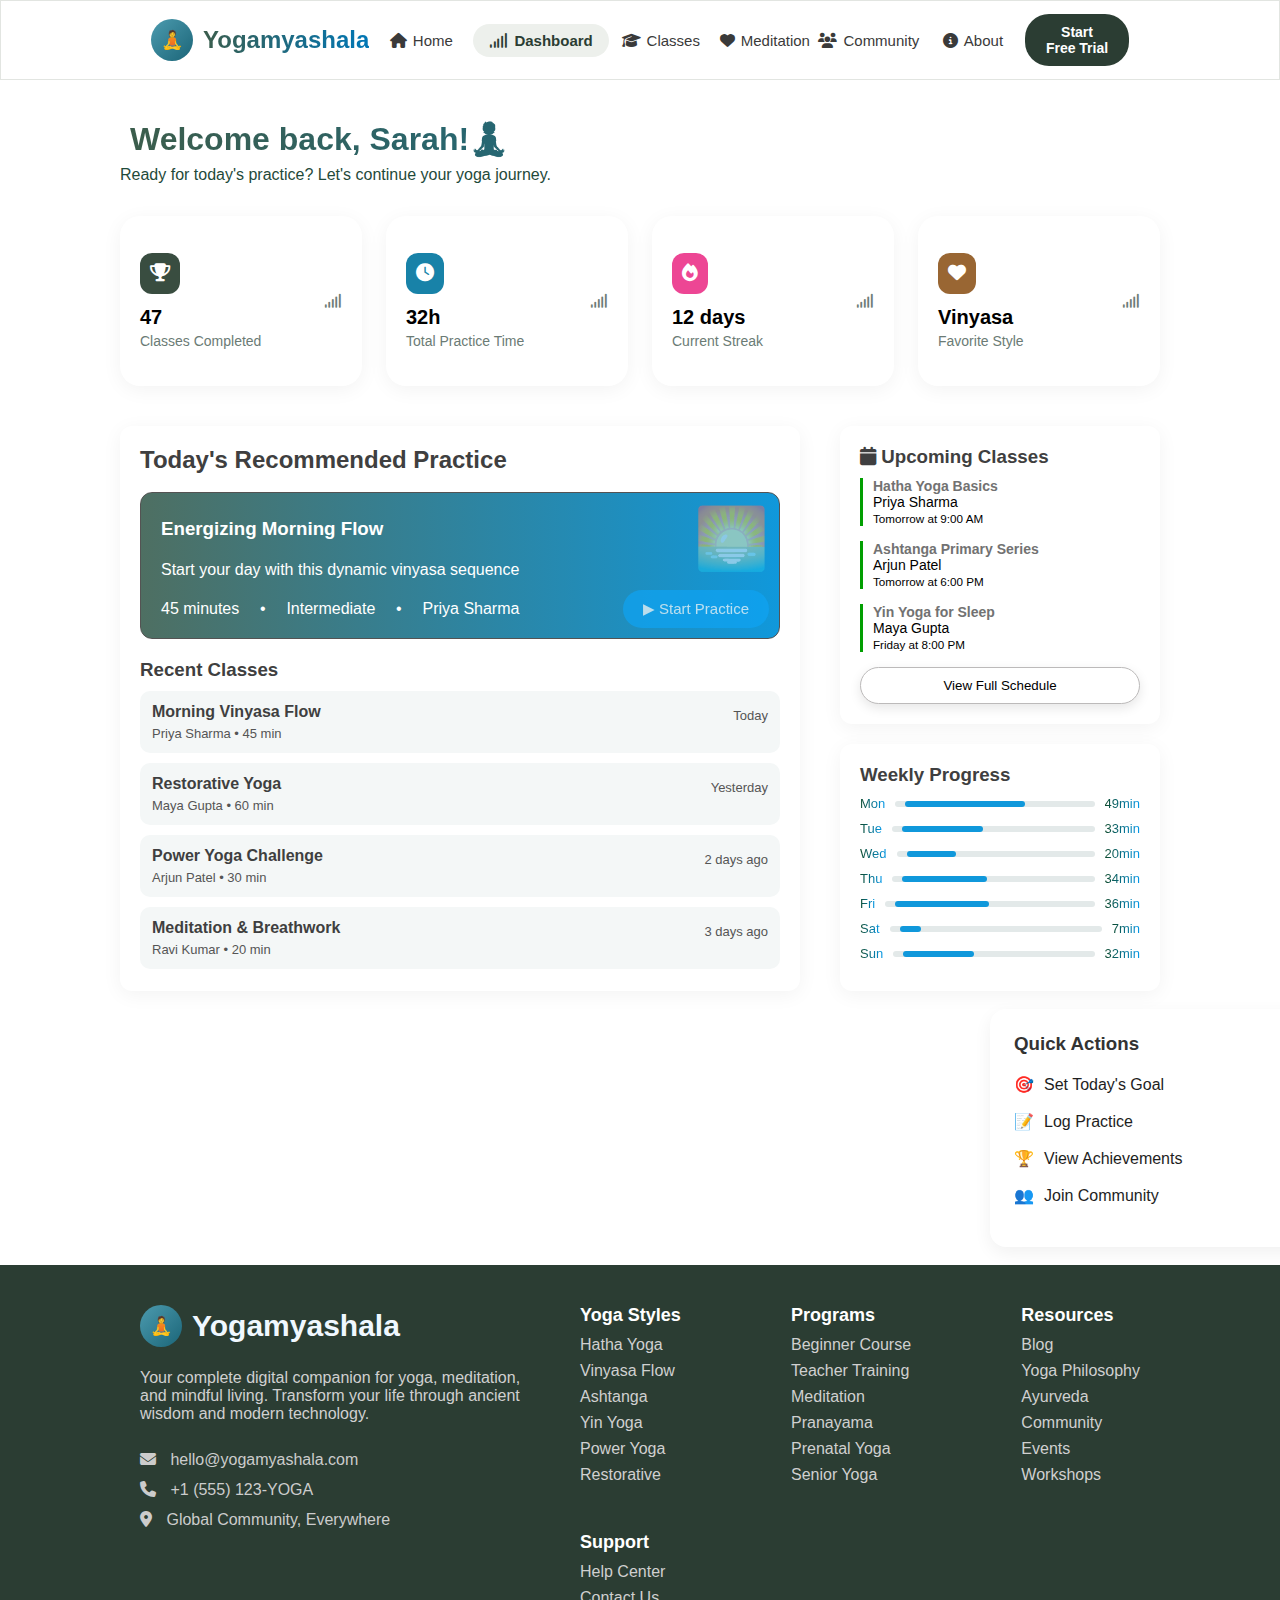
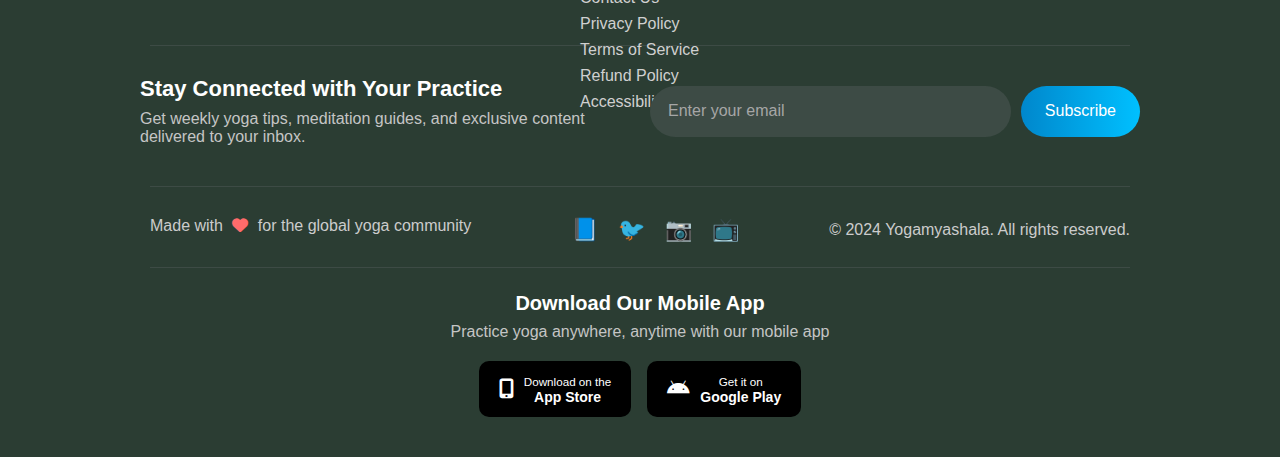
<file: Frontend/index.html>
<!DOCTYPE html>
<html lang="en">
<head>
  <meta charset="UTF-8">
  <meta name="viewport" content="width=device-width, initial-scale=1.0">
  <title>Yogamyashala - Transform Your Body</title>
  <link rel="stylesheet" href="style.css">
  <link
    rel="stylesheet"
    href="https://cdnjs.cloudflare.com/ajax/libs/font-awesome/6.4.0/css/all.min.css"
    crossorigin="anonymous"
    referrerpolicy="no-referrer"/>

</head>
<body>

    <!--Navbar-->
    <div class="headmk">
        <nav class="navbarmk">
            <div class="nav-itemmk logomk">
                <div class="logo-iconmk">🧘</div>
                <h1 class="mainlogomk">Yogamyashala</h1>
            </div>

            <div class="nav-itemmk"><a href="#"><i class="fa-solid fa-house"></i> Home</a></div>
            <div class="nav-itemmk activemk"><a href="#"><i class="fa-solid fa-signal"></i></i> Dashboard</a></div>
            <div class="nav-itemmk"><a href="#"><i class="fas fa-graduation-cap"></i> Classes</a></div>
            <div class="nav-itemmk"><a href="./meditation.html"><i class="fas fa-heart"></i> Meditation</a></div>
            <div class="nav-itemmk"><a href="#"><i class="fas fa-users"></i> Community</a></div>
            <div class="nav-itemmk"><a href="#"><i class="fas fa-info-circle"></i> About</a></div>

            <div class="nav-itemmk trial-btnmk">
                <button>Start Free Trial</button>
            </div>
        </nav>
    </div>

    <!--Welcome-->
    <section class="welcome-sectionmk">
        <div class="welcome-textmk">
            <h1>Welcome back, Sarah!🧘</h1>
            <p>Ready for today's practice? Let's continue your yoga journey.</p>
        </div>

        <div class="stats-containermk">
            <div class="stat-cardmk">
                <div class="leftmk">
                    <div class="icon-boxmk darkmk"><i class="fas fa-trophy"></i></div>
                    <h2>47</h2>
                    <p>Classes Completed</p>
                </div>
                <div class="rightmk">
                    <i class="fas fa-signal"></i>
                </div>
            </div>

            <div class="stat-cardmk">
                <div class="leftmk">
                    <div class="icon-boxmk bluemk"><i class="fas fa-clock"></i></div>
                    <h2>32h</h2>
                    <p>Total Practice Time</p>
                </div>
                <div class="rightmk">
                    <i class="fas fa-signal"></i>
                </div>
            </div>

            <div class="stat-cardmk">
                <div class="leftmk">
                    <div class="icon-boxmk pinkmk"><i class="fas fa-fire"></i></div>
                    <h2>12 days</h2>
                    <p>Current Streak</p>
                </div>
                <div class="rightmk">
                    <i class="fas fa-signal"></i>
                </div>
            </div>

            <div class="stat-cardmk">
                <div class="leftmk">
                    <div class="icon-boxmk brownmk"><i class="fas fa-heart"></i></div>
                    <h2>Vinyasa</h2>
                    <p>Favorite Style</p>
                </div>
                <div class="rightmk">
                    <i class="fas fa-signal"></i>
                </div>
            </div>
        </div>

    </section>


    <!--Recommended Section -->

    <div class="main-containermk">
    
        <div class="left-sectionmk">
            <h2>Today's Recommended Practice</h2>
            <br>
            <div class="recommended-cardmk">
                <div class="textmk">
                    <h3>Energizing Morning Flow</h3>
                    <p>Start your day with this dynamic vinyasa sequence</p>
                    <div class="spannmk">
                        
                        <span>45 minutes</span> 
                        <span>•</span>
                        <span>Intermediate</span>
                        <span> •</span> 
                        <span>Priya Sharma</span>

                    </div>
                </div>
                <div>
                    <span style="position: absolute; right: 10px; top: 10px; font-size: 60px; opacity: 0.5;">🌅</span>
                    <button>▶ Start Practice</button>
                </div>
            </div>

            <h3 style="color: #3f3f40;">Recent Classes</h3>
            <div class="class-listmk">
                <div class="class-itemmk">
                    <div>
                        <strong style="color: #3f3f40;">Morning Vinyasa Flow</strong>
                        <p>Priya Sharma • 45 min</p>
                    </div>
                    <span><p>Today<p></span>
                </div>
                <div class="class-itemmk">
                    <div>
                        <strong style="color: #3f3f40;">Restorative Yoga</strong>
                        <p>Maya Gupta • 60 min</p>
                    </div>
                    <span><p>Yesterday</p></span>
                </div>
                <div class="class-itemmk">
                    <div>
                        <strong style="color: #3f3f40;">Power Yoga Challenge</strong>
                        <p>Arjun Patel • 30 min</p>
                    </div>
                    <span><p>2 days ago</p></span>
                </div>
                <div class="class-itemmk">
                    <div>
                        <strong style="color: #3f3f40;">Meditation & Breathwork</strong>
                        <p>Ravi Kumar • 20 min</p>
                    </div>
                    <span><p>3 days ago</p></span>
                </div>
            </div>
        </div>

        <div class="right-sectionmk">
            <div class="upcomingmk">
                <h3 style="color: #3f3f40;"><i class="fa-solid fa-calendar"></i> Upcoming Classes</h3>
                <ul class="timingsmk">
                    <li class="green-bordermk">
                        <strong  style="color: #727272;">Hatha Yoga Basics</strong><br/>
                        Priya Sharma<br/>
                        <small>Tomorrow at 9:00 AM</small>
                    </li>
                    <li class="green-bordermk">
                        <strong style="color: #727272;">Ashtanga Primary Series</strong><br/>
                        Arjun Patel<br/>
                        <small>Tomorrow at 6:00 PM</small>
                    </li>
                    <li class="green-bordermk">
                        <strong style="color: #727272;">Yin Yoga for Sleep</strong><br/>
                        Maya Gupta<br/>
                        <small>Friday at 8:00 PM</small>
                    </li>
                </ul>
                <button>View Full Schedule</button>
            </div>

            <div class="progressmk">
                <h3 style="margin-bottom: 10px; color: #3f3f40;">Weekly Progress</h3>
                <div class="progress-itemmk"><span>Mon</span><div><div style="width: 60%"></div></div><span>49min</span></div>
                <div class="progress-itemmk"><span>Tue</span><div><div style="width: 40%"></div></div><span>33min</span></div>
                <div class="progress-itemmk"><span>Wed</span><div><div style="width: 25%"></div></div><span>20min</span></div>
                <div class="progress-itemmk"><span>Thu</span><div><div style="width: 42%"></div></div><span>34min</span></div>
                <div class="progress-itemmk"><span>Fri</span><div><div style="width: 45%"></div></div><span>36min</span></div>
                <div class="progress-itemmk"><span>Sat</span><div><div style="width: 10%"></div></div><span>7min</span></div>
                <div class="progress-itemmk"><span>Sun</span><div><div style="width: 35%"></div></div><span>32min</span></div>
            </div>


        </div>
    </div>
    <br>
    <div class="quick-actions-cardmk">
        <h3>Quick Actions</h3>
        <ul class="quick-actions-listmk">
            <li>🎯 <span>Set Today's Goal</span></li>
            <li>📝 <span>Log Practice</span></li>
            <li>🏆 <span>View Achievements</span></li>
            <li>👥 <span>Join Community</span></li>
        </ul>
    </div>
    <br>

    

    <!--Footer -->

    <footer class="footermk">
        <div class="footer-topmk">
            <div class="footer-brandmk">
                <div class="logomk">
                    <div class="logo-iconmk">🧘</div>
                    <h2 style="color: aliceblue;">Yogamyashala</h2>
                </div>
                <div>
                    <p style="font-size: 16px;">Your complete digital companion for yoga, meditation, and mindful living. Transform your life through ancient wisdom and modern technology.</p>
                </div>
                <div class="contactmk">
                    <div>
                        <p><i class="fas fa-envelope"></i> hello@yogamyashala.com</p>
                    </div>
                    <div>
                        <p><i class="fas fa-phone"></i> +1 (555) 123-YOGA</p>
                    </div>
                    <div>
                        <p><i class="fas fa-map-marker-alt"></i> Global Community, Everywhere</p>
                    </div>
                </div>
            </div>

            <div class="footer-linksmk">
                <div>
                    <h4>Yoga Styles</h4>
                    <ul>
                        <li><a href="#">Hatha Yoga</a></li>
                        <li><a href="#">Vinyasa Flow</a></li>
                        <li><a href="#">Ashtanga</a></li>
                        <li><a href="#">Yin Yoga</a></li>
                        <li><a href="#">Power Yoga</a></li>
                        <li><a href="#">Restorative</a></li>
                    </ul>
                </div>
                <div>
                    <h4>Programs</h4>
                    <ul>
                        <li><a href="#">Beginner Course</a></li>
                        <li><a href="#">Teacher Training</a></li>
                        <li><a href="#">Meditation</a></li>
                        <li><a href="#">Pranayama</a></li>
                        <li><a href="#">Prenatal Yoga</a></li>
                        <li><a href="#">Senior Yoga</a></li>
                    </ul>
                </div>
                <div>
                    <h4>Resources</h4>
                    <ul>
                        <li><a href="#">Blog</a></li>
                        <li><a href="#">Yoga Philosophy</a></li>
                        <li><a href="#">Ayurveda</a></li>
                        <li><a href="#">Community</a></li>
                        <li><a href="#">Events</a></li>
                        <li><a href="#">Workshops</a></li>
                    </ul>
                </div>
                <div>
                    <h4>Support</h4>
                    <ul>
                        <li><a href="#">Help Center</a></li>
                        <li><a href="#">Contact Us</a></li>
                        <li><a href="#">Privacy Policy</a></li>
                        <li><a href="#">Terms of Service</a></li>
                        <li><a href="#">Refund Policy</a></li>
                        <li><a href="#">Accessibility</a></li>
                    </ul>
                </div>
            </div>
        </div>

        <hr />

        <div class="footer-bottommk">
            <div class="subscribe-textmk" style="width: 49%;">
                <h1>Stay Connected with Your Practice</h1>
                <p>Get weekly yoga tips, meditation guides, and exclusive content delivered to your inbox.</p>
            </div>
            <div style="width: 49%;">
                <form class="subscribe-formmk">
                    <input type="email" placeholder="Enter your email" />
                    <button type="submit">Subscribe</button>
                </form>
            </div>
        </div>

        <hr />

        <div class="footer-basemk">

            <div class="footer-notemk">
                <div style="max-width: 33%;">
                    <p>Made with <i class="fas fa-heart heart-iconmk"></i> for the global yoga community</p>
                </div>
                <div class="emojimk">
                    <div class="bookmk">📘</div> 
                    <div class="chickmk">🐦</div> 
                    <div class="cammk">📷</div> 
                    <div class="tvmk">📺</div>
                </div>
                <div>
                    <p class="copyrightmk">© 2024 Yogamyashala. All rights reserved.</p>
                </div>
            </div>

            <hr />

            <div class="app-download-sectionmk">
                <h3>Download Our Mobile App</h3>
                <p>Practice yoga anywhere, anytime with our mobile app</p>
                <div class="store-buttonsmk">
                    <a href="#" class="app-store-btnmk">
                        <i class="fas fa-mobile-alt"></i>
                        <div>
                            <small>Download on the</small><br />
                            <strong>App Store</strong>
                        </div>
                    </a>
                    <a href="#" class="google-play-btnmk">
                        <i class="fab fa-android"></i>
                        <div>
                            <small>Get it on</small><br />
                            <strong>Google Play</strong>
                        </div>
                    </a>
                </div>
            </div>
        </div>

    </footer>


    </body>
</html>
</file>
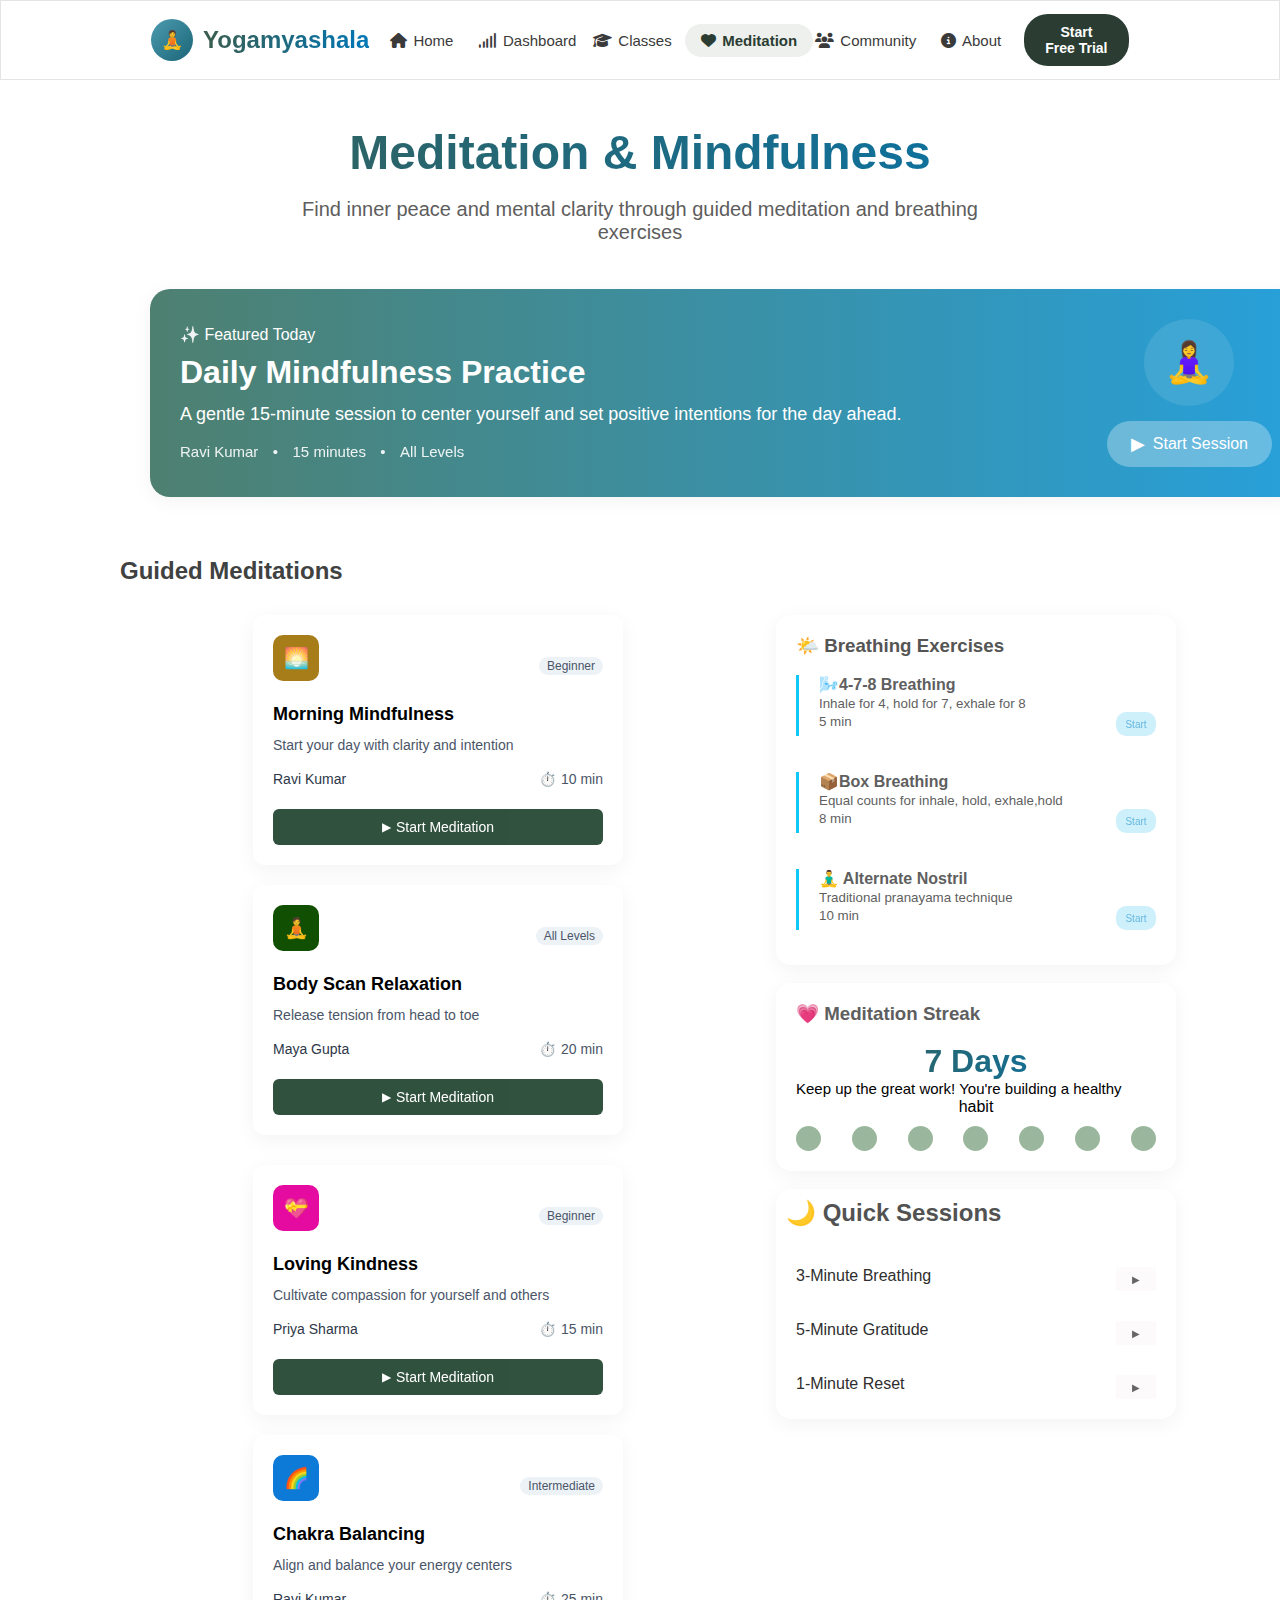
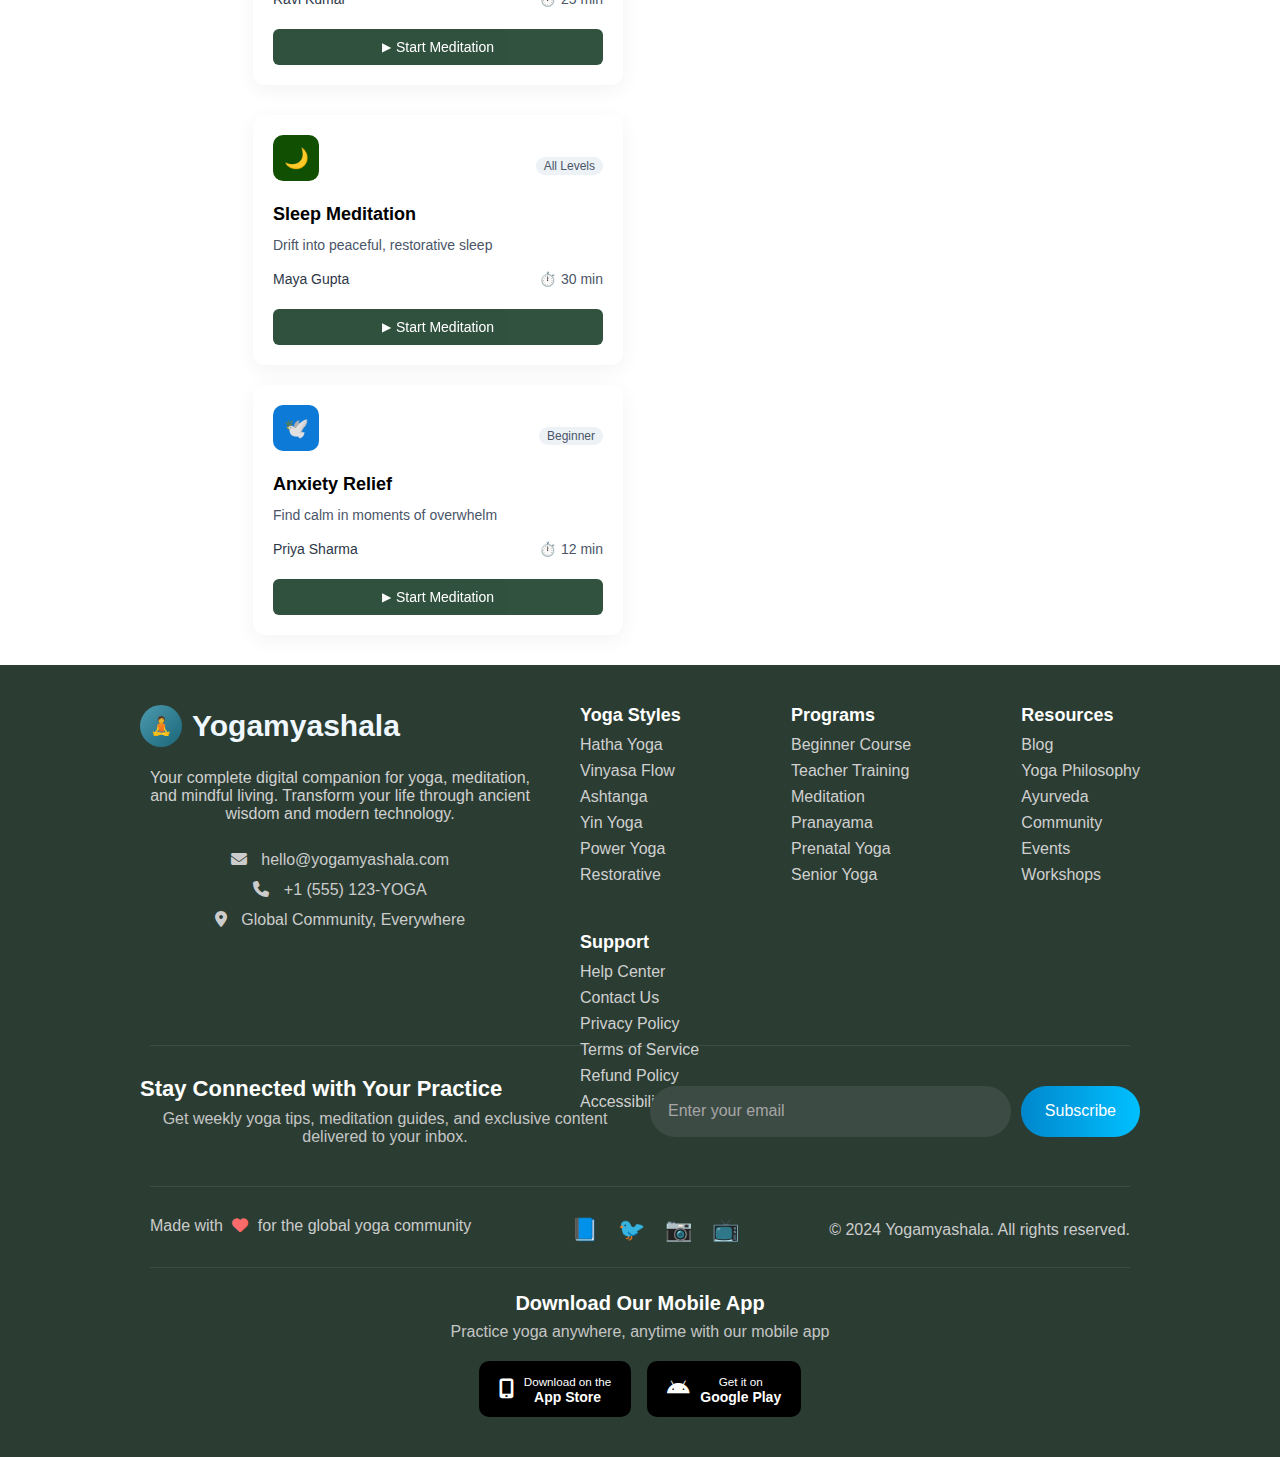
<file: Frontend/meditation.html>
<!DOCTYPE html>
<html lang="en">
<head>
  <meta charset="UTF-8">
  <meta name="viewport" content="width=device-width, initial-scale=1.0">
  <title>Meditation - Transform Your Body</title>
  <link rel="stylesheet" href="meditation.css">
  <link
    rel="stylesheet"
    href="https://cdnjs.cloudflare.com/ajax/libs/font-awesome/6.4.0/css/all.min.css"
    crossorigin="anonymous"
    referrerpolicy="no-referrer"/>

</head>
<body>

    <!--Navbar section-->
    <div class="headmk">
        <nav class="navbarmk">
            <div class="nav-itemmk logomk">
                <div class="logo-iconmk">🧘</div>
                <h1 class="mainlogomk">Yogamyashala</h1>
            </div>

            <div class="nav-itemmk"><a href="#"><i class="fa-solid fa-house"></i> Home</a></div>
            <div class="nav-itemmk"><a href="./index.html"><i class="fa-solid fa-signal"></i></i> Dashboard</a></div>
            <div class="nav-itemmk"><a href="#"><i class="fas fa-graduation-cap"></i> Classes</a></div>
            <div class="nav-itemmk activemk"><a href="#"><i class="fas fa-heart"></i> Meditation</a></div>
            <div class="nav-itemmk"><a href="#"><i class="fas fa-users"></i> Community</a></div>
            <div class="nav-itemmk"><a href="#"><i class="fas fa-info-circle"></i> About</a></div>

            <div class="nav-itemmk trial-btnmk">
                <button>Start Free Trial</button>
            </div>
        </nav>
    </div>

    <!--Welcome section-->

    <div class="welcome-textmk">
        <h1>Meditation & Mindfulness</h1>
        <br>
        <p>Find inner peace and mental clarity through guided meditation and breathing</p>
        <p>exercises</p>
    </div>

    <div class="cardmk">
        <div class="card-contentmk">
            <div class="featuredmk">
                <span class="sparclemk">✨</span> Featured Today
            </div>
            <h2>Daily Mindfulness Practice</h2>
            <p class="descriptionnmk">A gentle 15-minute session to center yourself and set positive intentions for the day ahead.</p>
            <div class="detailsmk">
                <span>Ravi Kumar</span>
                <span>•</span>
                <span>15 minutes</span>
                <span>•</span>
                <span>All Levels</span>
            </div>
        </div>
        <div class="sessionmk">
            <div class="emojiimk">🧘‍♀️</div>
            <button class="startt-btnmk"> <span class="play-iconmk">▶</span> Start Session </button>
        </div>
    </div>


    <!--Main Section-->

    <div class="dashboardmk">
        <h2>Guided Meditations</h2>

        <div class="dashboard1mk">

            <div class="gridmk">
                <div class="rowmk">
                    <div class="carrdmk">
                        
                            <div class="headermk">
                                <div class="icon-yellowmk">🌅</div>
                                <div class="badgemk">Beginner</div>
                            </div>
                            
                            <div class="titlemk">Morning Mindfulness</div>
                            <div class="descriptionmk">Start your day with clarity and intention</div>
                            <div class="sectionmk">
                                <div class="instructormk">Ravi Kumar</div>
                                <div class="durationmk">10 min</div>
                            </div>
                            <button class="start-btnmk">Start Meditation</button>
                        
                    </div>


                    <div class="carrdmk">
                        <div class="headermk">
                            <div class="icon-greenmk">🧘</div>
                            <div class="badgemk">All Levels</div>
                        </div>
                        <div class="titlemk">Body Scan Relaxation</div>
                        <div class="descriptionmk">Release tension from head to toe</div>
                        <div class="sectionmk">
                            <div class="instructormk">Maya Gupta</div>
                            <div class="durationmk">20 min</div>
                        </div>
                        <button class="start-btnmk">Start Meditation</button>
                    </div>
                </div>
                <div class="rowmk">
                    <div class="carrdmk">
                        <div class="headermk">
                            <div class="icon-pinkmk">💝</div>
                            <div class="badgemk">Beginner</div>
                        </div>
                        <div class="titlemk">Loving Kindness</div>
                        <div class="descriptionmk">Cultivate compassion for yourself and others</div>
                        <div class="sectionmk">
                            <div class="instructormk">Priya Sharma</div>
                            <div class="durationmk">15 min</div>
                        </div>
                        <button class="start-btnmk">Start Meditation</button>
                    </div>


                    <div class="carrdmk">
                        <div class="headermk">
                            <div class="icon-bluemk">🌈</div>
                            <div class="badgemk">Intermediate</div>
                        </div>
                        <div class="titlemk">Chakra Balancing</div>
                        <div class="descriptionmk">Align and balance your energy centers</div>
                        <div class="sectionmk">
                            <div class="instructormk">Ravi Kumar</div>
                            <div class="durationmk">25 min</div>
                        </div>
                        <button class="start-btnmk">Start Meditation</button>
                    </div>
                </div>
                <div class="rowmk">
                    <div class="carrdmk">
                        <div class="headermk">
                            <div class="icon-greenmk">🌙</div>
                            <div class="badgemk">All Levels</div>
                        </div>
                        <div class="titlemk">Sleep Meditation</div>
                        <div class="descriptionmk">Drift into peaceful, restorative sleep</div>
                        <div class="sectionmk">
                            <div class="instructormk">Maya Gupta</div>
                            <div class="durationmk">30 min</div>
                        </div>
                        <button class="start-btnmk">Start Meditation</button>
                    </div>

                    <div class="carrdmk">
                        <div class="headermk">
                            <div class="icon-bluemk">🕊️</div>
                            <div class="badgemk">Beginner</div>
                        </div>
                        <div class="titlemk">Anxiety Relief</div>
                        <div class="descriptionmk">Find calm in moments of overwhelm</div>
                        <div class="sectionmk">
                            <div class="instructormk">Priya Sharma</div>
                            <div class="durationmk">12 min</div>
                        </div>
                        <button class="start-btnmk">Start Meditation</button>
                    </div>
                </div>
            </div>


            <div class="rightmk">
                <div class="exercisemk">
                    <!-- Breathing Exercises -->
                    <div class="breathing-cardmk">
                        <h3 style="color: rgb(85, 85, 84);">🌤️ Breathing Exercises</h2>
                        <br>
                        
                            <div class="blue-bordermk">
                                <div><strong><span>🌬️</span>4-7-8 Breathing</strong></div>
                                <div><small>Inhale for 4, hold for 7, exhale for 8</small></div>
                                <div class="timemk">        
                                    <span><small>5 min</small></span>
                                    <button>Start</button>
                                </div>
                            </div>
                            <br>
                            <br>
                            <div class="blue-bordermk">
                                <div><strong><span>📦</span>Box Breathing</strong></div>
                                <div><small>Equal counts for inhale, hold, exhale,hold</small></div>
                                <div class="timemk">        
                                    <span><small>8 min</small></span>
                                    <button>Start</button>
                                </div>
                            </div>
                            <br>
                            <br>
                            <div class="blue-bordermk">    
                                <div><strong><span>🧘‍♂️ </span>Alternate Nostril</strong></div>
                                <div><small>Traditional pranayama technique</small></div>
                                <div class="timemk">        
                                    <span><small>10 min</small></span>
                                    <button>Start</button>
                                </div>
                            </div>
                        
                    </div>
                    <br>
                    <!-- Meditation Streak -->
                    <div class="carrds1mk">
                        <h3 style="color: rgb(94, 94, 95);">💗 Meditation Streak</h2>
                        <br>
                        <h1>7 Days</h1>
                        <small>Keep up the great work! You're building a healthy</small>
                        <p> habit</p>
                        <div class="streakmk">
                            <span class="dotmk activeemk"></span>
                            <span class="dotmk activeemk"></span>
                            <span class="dotmk activeemk"></span>
                            <span class="dotmk activeemk"></span>
                            <span class="dotmk activeemk"></span>
                            <span class="dotmk activeemk"></span>
                            <span class="dotmk activeemk"></span>
                        </div>
                    </div>
                    <br>
                    <!--quick cards-->
                    <div class="carrds2mk">
                        <h2 style="color: rgb(82, 82, 82);">🌙 Quick Sessions</h2>
                        <div class="flexingmk">
                            <div class="timermk">
                                <span style="color: rgb(46, 46, 46);">3-Minute Breathing</span> 
                                <button>▶</button>
                            </div>
                            <div class="timermk">
                                <span style="color: rgb(46, 46, 46);">5-Minute Gratitude</span> 
                                <button>▶</button>
                            </div>
                            <div class="timermk">
                                <span style="color: rgb(46, 46, 46);">1-Minute Reset</span>
                                <button>▶</button>
                            </div>
                        </div>
                    </div>
                </div>
            </div>
        </div>
    </div>  

    <!--Footer section -->

    <footer class="footermk">
        <div class="footer-topmk">
            <div class="footer-brandmk">
                <div class="logomk">
                    <div class="logo-iconmk">🧘</div>
                    <h2 style="color: aliceblue;">Yogamyashala</h2>
                </div>
                <div>
                    <p style="font-size: 16px;">Your complete digital companion for yoga, meditation, and mindful living. Transform your life through ancient wisdom and modern technology.</p>
                </div>
                <div class="contactmk">
                    <div>
                        <p><i class="fas fa-envelope"></i> hello@yogamyashala.com</p>
                    </div>
                    <div>
                        <p><i class="fas fa-phone"></i> +1 (555) 123-YOGA</p>
                    </div>
                    <div>
                        <p><i class="fas fa-map-marker-alt"></i> Global Community, Everywhere</p>
                    </div>
                </div>
            </div>

            <div class="footer-linksmk">
                <div>
                    <h4>Yoga Styles</h4>
                    <ul>
                        <li><a href="#">Hatha Yoga</a></li>
                        <li><a href="#">Vinyasa Flow</a></li>
                        <li><a href="#">Ashtanga</a></li>
                        <li><a href="#">Yin Yoga</a></li>
                        <li><a href="#">Power Yoga</a></li>
                        <li><a href="#">Restorative</a></li>
                    </ul>
                </div>
                <div>
                    <h4>Programs</h4>
                    <ul>
                        <li><a href="#">Beginner Course</a></li>
                        <li><a href="#">Teacher Training</a></li>
                        <li><a href="#">Meditation</a></li>
                        <li><a href="#">Pranayama</a></li>
                        <li><a href="#">Prenatal Yoga</a></li>
                        <li><a href="#">Senior Yoga</a></li>
                    </ul>
                </div>
                <div>
                    <h4>Resources</h4>
                    <ul>
                        <li><a href="#">Blog</a></li>
                        <li><a href="#">Yoga Philosophy</a></li>
                        <li><a href="#">Ayurveda</a></li>
                        <li><a href="#">Community</a></li>
                        <li><a href="#">Events</a></li>
                        <li><a href="#">Workshops</a></li>
                    </ul>
                </div>
                <div>
                    <h4>Support</h4>
                    <ul>
                        <li><a href="#">Help Center</a></li>
                        <li><a href="#">Contact Us</a></li>
                        <li><a href="#">Privacy Policy</a></li>
                        <li><a href="#">Terms of Service</a></li>
                        <li><a href="#">Refund Policy</a></li>
                        <li><a href="#">Accessibility</a></li>
                    </ul>
                </div>
            </div>
        </div>

        <hr />

        <div class="footer-bottommk">
            <div class="subscribe-textmk" style="width: 49%;">
                <h1>Stay Connected with Your Practice</h1>
                <p>Get weekly yoga tips, meditation guides, and exclusive content delivered to your inbox.</p>
            </div>
            <div style="width: 49%;">
                <form class="subscribe-formmk">
                    <input type="email" placeholder="Enter your email" />
                    <button type="submit">Subscribe</button>
                </form>
            </div>
        </div>

        <hr />

        <div class="footer-basemk">

            <div class="footer-notemk">
                <div style="max-width: 33%;">
                    <p>Made with <i class="fas fa-heart heart-iconmk"></i> for the global yoga community</p>
                </div>
                <div class="emojimk">
                    <div class="bookmk">📘</div> 
                    <div class="chickmk">🐦</div> 
                    <div class="cammk">📷</div> 
                    <div class="tvmk">📺</div>
                </div>
                <div>
                    <p class="copyrightmk">© 2024 Yogamyashala. All rights reserved.</p>
                </div>
            </div>

            <hr />

            <div class="app-download-sectionmk">
                <h3>Download Our Mobile App</h3>
                <p>Practice yoga anywhere, anytime with our mobile app</p>
                <div class="store-buttonsmk">
                    <a href="#" class="app-store-btnmk">
                        <i class="fas fa-mobile-alt"></i>
                        <div>
                            <small>Download on the</small><br />
                            <strong>App Store</strong>
                        </div>
                    </a>
                    <a href="#" class="google-play-btnmk">
                        <i class="fab fa-android"></i>
                        <div>
                            <small>Get it on</small><br />
                            <strong>Google Play</strong>
                        </div>
                    </a>
                </div>
            </div>
        </div>

    </footer>


    </body>
</html>
</file>
<file: Frontend/style.css>
* {
  margin: 0;
  padding: 0;
  box-sizing: border-box;
}

body {
  font-family: 'Inter', sans-serif;
  background: #fff;
}

/* Navbar styles */

.headmk{
    border: 1px solid #e2e5e1;
    position: sticky;
    top: 0px;
    right: 0px;
    left: 0px;
    z-index: 1;
}

.navbarmk {
  display: flex;
  justify-content: space-between;
  align-items: center;
  padding: 16px 32px;
  background-color: #fff;
  padding: 13px 150px;
}

.nav-itemmk {
  display: flex;
  align-items: center;
  gap: 6px;
  font-size: 15px;
  font-weight: 500;
}

.nav-itemmk:hover{
    transform: scale(1.1);
    transition:ease;
}

.nav-itemmk a {
  text-decoration: none;
  color: #3a3a3a;
  display: flex;
  align-items: center;
  gap: 6px;
  transition: color 0.3s;
}

.nav-itemmk.activemk a {
  background-color: #edf0ec;
  padding: 8px 16px;
  border-radius: 24px;
  font-weight: 600;
  color: #2b3d33;
}

.nav-itemmk a:hover {
  padding: 8px 16px;
  background-color: #edf0ec;
  border-radius: 30px;
}

.logomk {
  gap: 8px;
  font-size: 20px;
  font-weight: 600;
  color: #2b3d33;
}

.logo-iconmk {
  background: linear-gradient(135deg, #4c9baf, #1b6578);
  color: #f9c64d;
  border-radius: 50%;
  padding: 10px;
  font-size: 18px;
  display: flex;
  align-items: center;
  justify-content: center;
}

.mainlogomk{
  font-size: 24px;
  font-weight: 750;
  background: linear-gradient(to right, #3b5d4c, #0077b6);
  -webkit-background-clip: text;
  -webkit-text-fill-color: transparent;
}

.trial-btnmk button {
  background-color: #2b3d33;
  color: white;
  font-weight: 600;
  font-size: 14px;
  padding: 10px 20px;
  border-radius: 24px;
  border: none;
  cursor: pointer;
  transition: background-color 0.3s;
}

.trial-btnmk button:hover {
  background-color: #0b4529;
}

.navbarmk > .nav-itemmk {
  flex: 1;
  justify-content: center;
}

/* welcome styles */

.welcome-sectionmk {
  padding: 40px 60px;
  margin: 0px 60px;
}

.welcome-textmk h1 {
  font-size: 28px;
  font-weight: 700;
  margin-bottom: 8px;
}

.welcome-sectionmk .welcome-textmk h1{
  font-size: 32px;
  font-weight: 750;
  background: linear-gradient(to right, #3b5d4c, #0077b6);
  -webkit-background-clip: text;
  -webkit-text-fill-color: transparent;
}

.welcome-textmk h1  {
  margin-left: 10px;
  color: #224130;
}

.welcome-textmk p {
  font-size: 16px;
  color: #1f4a3a;
  margin-bottom: 32px;
}

.stats-containermk {
  display: flex;
  gap: 24px;
  flex-wrap: wrap;
}

.stat-cardmk {
  background: white;
  flex: 1;
  min-width: 220px;
  height: 170px;
  display: flex;
  align-items: center;
  justify-content: space-between;
  padding: 20px;
  border-radius: 20px;
  box-shadow: 0 4px 20px rgba(0, 0, 0, 0.05);
  transition: transform 0.3s;
  gap: 16px;
}

.stat-cardmk:hover {
  transform: scale(1.01);
}

.leftmk {
  display: flex;
  flex-direction: column;
  align-items: flex-start;
}

.icon-boxmk {
  padding: 10px;
  border-radius: 12px;
  color: white;
  font-size: 18px;
  margin-bottom: 12px;
}

.darkmk {
  background-color: #394d40;
}

.bluemk {
  background-color: #1882a8;
}

.pinkmk {
  background-color: #ed4694;
}

.brownmk {
  background-color: #996633;
}

.leftmk h2 {
  font-size: 20px;
  font-weight: 700;
  margin-bottom: 4px;
}

.leftmk p {
  font-size: 14px;
  color: #6b7b75;
}

.rightmk {
  color: #6b7b75;
  font-size: 14px;
  margin-left: auto;
}

/* Recommended section styles */

.main-containermk {
  display: flex;
  flex-direction: row;
  gap: 40px;
  max-width: 1260px;
  margin: 0px 120px;
}

.left-sectionmk {
  flex: 2;
  background: white;
  border-radius: 12px;
  padding: 20px;
  box-shadow: 0 4px 20px rgba(0, 0, 0, 0.05);
}

.left-sectionmk h2{
  color: #3f3f40;
}

.right-sectionmk {
  flex: 1;
  display: flex;
  flex-direction: column;
  gap: 20px;
}

.spannmk{
  display: flex;
  justify-content: space-between;
}

.recommended-cardmk {
  background: linear-gradient(to right, #4e6f62, #1098db);
  color: white;
  border-radius: 12px;
  padding: 20px;
  display: flex;
  justify-content: space-between;
  align-items: center;
  margin-bottom: 20px;
  position: relative;
  border: 1px solid rgb(84, 83, 83);
}

.recommended-cardmk .textmk{
  height: 100px;
  display: flex;
  flex-direction: column;
  justify-content: space-between;
  margin-top: 5px;
}

.recommended-cardmk button {
  background: #0fa4f4;
  color: white;
  padding: 10px 20px;
  font-size: 15px;
  font-weight: 500;
  border-radius: 24px;
  border: none;
  cursor: pointer;
  position: absolute;
  bottom: 10px;
  right: 10px;
  opacity: 0.7;
}

.recommended-cardmk button:hover{
  opacity: 1;
}

.class-listmk .class-itemmk {
  background: #f4f7f7;
  border-radius: 10px;
  padding: 12px;
  margin-top: 10px;
  display: flex;
  justify-content: space-between;
}

.class-itemmk p {
  font-size: 13px;
  color: #555;
  margin: 5px 0 0;
}

.upcomingmk, .progressmk {
  background: white;
  border-radius: 12px;
  padding: 20px;
  box-shadow: 0 4px 20px rgba(0, 0, 0, 0.05);
}

.upcomingmk .green-bordermk{
  border-left: 3px solid rgb(1, 159, 1);
  padding: 0px 10px;
}

.upcomingmk .timingsmk{
  margin-top: 10px;
}

.upcomingmk ul {
  list-style: none;
  padding: 0;
}

.upcomingmk li {
  margin-bottom: 15px;
  font-size: 14px;
}

.upcomingmk button {
  width: 100%;
  padding: 10px;
  border: 1px solid rgb(188, 186, 186);
  background: white;
  border-radius: 20px;
  box-shadow: 0 4px 12px rgba(0,0,0,0.1);
  cursor: pointer;
}

.progressmk .progress-itemmk {
  display: flex;
  align-items: center;
  justify-content: space-between;
  margin-bottom: 10px;
}

.progress-itemmk span{
  font-size: 13px;
  background: linear-gradient(to right, #0d492b, #049aeb);
  -webkit-background-clip: text;
  -webkit-text-fill-color: transparent;
}

.progress-itemmk div {
  background: #e3e9e9;
  border-radius: 10px;
  flex: 1;
  margin: 0 10px;
  height: 6px;
  overflow: hidden;
}

.progress-itemmk div > div {
  background: #1098db;
  height: 100%;
}

.quick-actions-cardmk {
  background: white;
  padding: 24px;
  border-radius: 16px;
  box-shadow: 0 6px 18px rgba(0, 0, 0, 0.06);
  max-width: 390px;
  position: relative;
  left: 990px;
}

.quick-actions-cardmk h3 {
  margin-bottom: 20px;
  color: #333;
}

.quick-actions-listmk {
  list-style: none;
  padding: 0;
  margin: 0;
}

.quick-actions-listmk li {
  display: flex;
  align-items: center;
  font-size: 16px;
  margin-bottom: 18px;
  color: #1e1e1e;
}

.quick-actions-listmk li span {
  margin-left: 10px;
}


/* footer styles */

.footermk {
  background-color: #2b3d33;
  color: #e8e8e8;
  padding: 40px 60px;
  
}

.footer-topmk {
  display: flex;
  flex-wrap: wrap;
  justify-content: space-between;
  flex: 1;
  gap: 40px;
  margin: 0px 80px;
  height: 300px;
}

.footer-brandmk {
  display: flex;
  flex-direction: column;
  max-width: 400px;
  flex: 1;
  row-gap: 10px;
}

.logomk {
  display: flex;
  align-items: center;
  gap: 10px;
}

.logo-iconmk {
  background: linear-gradient(135deg, #4c9baf, #1b6578);
  color: #f9c64d;
  border-radius: 50%;
  padding: 10px;
  font-size: 18px;
}

.footer-brandmk p {
  font-size: 14px;
  margin: 12px 0;
  color: #d0d0d0;
}

.contactmk{
  display: flex;
  flex-direction: column;
  justify-content: space-between;
}

.contactmk p {
  margin: 6px 0;
  font-size: 16px;
  color: #ccc;
}

.contactmk i {
  margin-right: 10px;
}

.footer-linksmk {
  display: flex;
  flex-wrap: wrap;
  justify-content: space-between;
  gap: 40px;
  flex: 1;
}

.footer-linksmk h4 {
  font-size: 18px;
  margin-bottom: 10px;
  color: #fff;
}

.footer-linksmk ul {
  list-style: none;
  padding: 0;
  font-size: 14px;
  color: #d0d0d0;
}

.footer-linksmk ul li {
  margin-bottom: 8px;
  font-size: 16px;
}

.footer-linksmk ul li a{
  color: #d0d0d0;
  text-decoration: none;
}

.footer-linksmk ul li a:hover{
  color: #fff;
  text-decoration: underline;
}

hr {
  border: none;
  border-top: 1px solid #3d4b45;
  margin: 40px 90px 30px;
}

.footer-bottommk {
  display: flex;
  flex-wrap: wrap;
  align-items: center;
  gap: 20px;
  margin: 0px 80px;
}

.subscribe-textmk h1 {
  color: #fff;
  font-size: 22px;
  margin-bottom: 8px;
  font-weight: 700;
}

.subscribe-textmk p {
  font-size: 16px;
  color: #c5c5c5;
}

.subscribe-formmk {
  display: flex;
  gap: 10px;
}

.subscribe-formmk input {
  padding: 18px 18px;
  border: none;
  border-radius: 999px;
  background-color: #3d4b45;
  color: #fff;
  width: 430px;
}

.subscribe-formmk input::placeholder {
  color: #a6a6a6;
  font-size: 16px;
}

.subscribe-formmk button {
  padding: 12px 24px;
  border: none;
  border-radius: 999px;
  background: linear-gradient(90deg, #0087cc, #00c0ff);
  color: white;
  font-weight: 500;
  cursor: pointer;
  max-width: 150px;
  font-size: 16px;
  
}

.subscribe-formmk button:hover{
  transform: scale(1.05);
  transition: ease-out
}

.footer-basemk {
  text-align: center;
  margin-top: 40px;
  color: #ccc;
  margin: 0px 90px;
}

.footer-notemk{
  display: flex;
  justify-content: space-between;
  flex: 1;
}


.footer-notemk .heart-iconmk {
  color: #ff6b6b;
  margin: 0 5px;
}

.footer-notemk .emojimk {
  margin-left: 10px;
  font-size: 22px;
  display: flex;
  justify-content: space-between;
  max-width: 33%;
  gap: 20px;
}

.footer-notemk .emojimk .bookmk:hover{
  transform: scale(1.2);
  transition: ease;
  cursor: pointer;
}

.footer-notemk .emojimk .chickmk:hover{
  transform: scale(1.2);
  transition: ease;
  cursor: pointer;
}

.footer-notemk .emojimk .cammk:hover{
  transform: scale(1.2);
  transition: ease;
  cursor: pointer;
}

.footer-notemk .emojimk .tvmk:hover{
  transform: scale(1.2);
  transition: ease;
  cursor: pointer;
}


.footer-notemk .copyrightmk {
  margin-top: 4px;
}

.footer-basemk hr {
  border: none;
  border-top: 1px solid #3d4b45;
  margin: 24px 0;
}

.app-download-sectionmk {
  text-align: center;
}

.app-download-sectionmk h3 {
  color: #fff;
  font-size: 20px;
  margin-bottom: 8px;
}

.app-download-sectionmk p {
  font-size: 16px;
  color: #c5c5c5;
  margin-bottom: 20px;
}

.store-buttonsmk {
  display: flex;
  justify-content: center;
  gap: 16px;
  flex-wrap: wrap;
}

.app-store-btnmk, 
.google-play-btnmk {
  background: #000;
  color: white;
  padding: 12px 20px;
  border-radius: 10px;
  text-decoration: none;
  display: flex;
  align-items: center;
  gap: 10px;
  font-size: 14px;
}

.app-store-btnmk i,
.google-play-btnmk i {
  font-size: 20px;
}

.app-store-btnmk:hover{
  transform: scale(1.05);
  background-color: #23232f;
}

.google-play-btnmk:hover{
  transform: scale(1.05);
  background-color: #23232f;
}
</file>
<file: Frontend/meditation.css>
* {
  margin: 0;
  padding: 0;
  box-sizing: border-box;
}

body {
  font-family: 'Inter', sans-serif;
  background: #fff;
}

/* Navbar styles */

.headmk{
    border: 1px solid #e2e5e1;
    position: sticky;
    top: 0px;
    right: 0px;
    left: 0px;
    z-index: 1;
}

.navbarmk {
  display: flex;
  justify-content: space-between;
  align-items: center;
  padding: 16px 32px;
  background-color: #fff;
  padding: 13px 150px;
  
}

.nav-itemmk {
  display: flex;
  align-items: center;
  gap: 6px;
  font-size: 15px;
  font-weight: 500;
}

.nav-itemmk:hover{
    transform: scale(1.1);
    transition:ease;
}

.nav-itemmk a {
  text-decoration: none;
  color: #3a3a3a;
  display: flex;
  align-items: center;
  gap: 6px;
  transition: color 0.3s;
}

.nav-itemmk.activemk a {
  background-color: #edf0ec;
  padding: 8px 16px;
  border-radius: 24px;
  font-weight: 600;
  color: #2b3d33;
}

.nav-itemmk a:hover {
  padding: 8px 16px;
  background-color: #edf0ec;
  border-radius: 30px;
}

.logomk {
  gap: 8px;
  font-size: 20px;
  font-weight: 600;
  color: #2b3d33;
}

.logo-iconmk {
  background: linear-gradient(135deg, #4c9baf, #1b6578);
  color: #f9c64d;
  border-radius: 50%;
  padding: 10px;
  font-size: 18px;
  display: flex;
  align-items: center;
  justify-content: center;
}

.mainlogomk{
  font-size: 24px;
  font-weight: 750;
  background: linear-gradient(to right, #3b5d4c, #0077b6);
  -webkit-background-clip: text;
  -webkit-text-fill-color: transparent;
}

.trial-btnmk button {
  background-color: #2b3d33;
  color: white;
  font-weight: 600;
  font-size: 14px;
  padding: 10px 20px;
  border-radius: 24px;
  border: none;
  cursor: pointer;
  transition: background-color 0.3s;
}

.trial-btnmk button:hover {
  background-color: #0b4529;
}

.navbarmk > .nav-itemmk {
  flex: 1;
  justify-content: center;
}

/* welcome styles */

.welcome-textmk{
  text-align: center;
  padding: 45px;
}

.welcome-textmk h1{
  font-size: 48px;
  font-weight: 770;
  background: linear-gradient(to right, #3b5d4c, #0077b6);
  -webkit-background-clip: text;
  -webkit-text-fill-color: transparent;
}

.welcome-textmk p{
  font-size: 20px;
  color: rgb(94, 93, 93);
}

.sparclemk{
  background: linear-gradient(to right, #f2f7f5, #f0f1f1);
  -webkit-background-clip: text;
  -webkit-text-fill-color: transparent;
}

.cardmk {
  display: flex;
  justify-content: space-between;
  align-items: center;
  background: linear-gradient(to right, #4e8070, #27a0da);
  color: white;
  border-radius: 20px;
  padding: 30px;
  width: 90%;
  max-width: 1200px;
  margin: 0px 150px 60px;
  box-shadow: 0 4px 20px rgba(0, 0, 0, 0.05);
}

.card-contentmk {
  max-width: 70%;
}

.featuredmk {
  font-size: 16px;
  font-weight: 500;
  margin-bottom: 10px;
}

.cardmk h2 {
  font-size: 32px;
  font-weight: bold;
  margin-bottom: 10px;
}

.descriptionnmk {
  font-size: 18px;
  margin-bottom: 15px;
  line-height: 1.5;
}

.detailsmk span {
  margin-right: 10px;
  font-size: 15px;
  opacity: 0.9;
}

.sessionmk {
  display: flex;
  flex-direction: column;
  align-items: center;
  gap: 15px;
}

.emojiimk {
  font-size: 40px;
  background: rgba(255, 255, 255, 0.1);
  padding: 20px;
  border-radius: 50%;
}

.startt-btnmk {
  background: rgba(255, 255, 255, 0.3);
  border: none;
  color: white;
  padding: 12px 24px;
  border-radius: 999px;
  font-size: 16px;
  cursor: pointer;
  display: flex;
  align-items: center;
  gap: 8px;
  transition: background 0.3s;
}

.startt-btnmk:hover {
  background: rgba(255, 255, 255, 0.4);
}

.play-iconmk {
  font-size: 18px;
}



/* Main section styles */

.dashboardmk{
  margin: 0px 100px 30px 120px;
  
}

.dashboardmk h2 {
  margin-bottom: 30px;
  color: #404141;
}

.dashboard1mk{
  display: flex;
  gap: 20px;
}

.gridmk {
  display: flex;
  flex-wrap: wrap;
  gap: 30px;
  justify-content: center;
  max-width: 60%;
}

.carrdmk {
  background-color: white;
  border-radius: 12px;
  box-shadow: 0 5px 20px rgba(0, 0, 0, 0.05);
  padding: 20px;
  width: 300px;
  box-sizing: border-box;
  display: flex;
  flex-direction: column;
  justify-content: space-between;
  width: 370px;
  height: 250px;
}


.carrdmk:hover{
  transition: 1sec cubic-bezier(0.175, 0.885, 0.32, 1.275);
  box-shadow: 0 10px 30px rgba(0, 0, 0, 0.1);
  cursor: pointer;

}
.carrd-descmk{
  display: flex;
  flex-direction: column;
  justify-content: space-between;
  flex: 1;
}

.rowmk {
  display: flex;
  gap: 20px;
  justify-content: center;
  flex-wrap: wrap;
}
.headermk {
  display: flex;
  justify-content: space-between;
  align-items: center;
}

.badgemk {
  background-color: #edf2f7;
  color: #4a5568;
  font-size: 12px;
  padding: 2px 8px;
  border-radius: 12px;
  cursor: pointer;
}

.icon-yellowmk {
  font-size: 20px;
  display: flex;
  justify-content: center;
  align-items: center;
  padding: 20px;
  background-color: rgb(167, 125, 25);
  border-radius: 10px;
  margin-bottom: 15px;
  width: 46px;
  height: 46px;
}

.icon-greenmk {
  font-size: 20px;
  display: flex;
  justify-content: center;
  align-items: center;
  padding: 20px;
  background-color: rgb(17, 80, 2);
  border-radius: 10px;
  margin-bottom: 15px;
  width: 46px;
  height: 46px;
}

.icon-pinkmk {
  font-size: 20px;
  display: flex;
  justify-content: center;
  align-items: center;
  padding: 20px;
  background-color: rgb(230, 11, 160);
  border-radius: 10px;
  margin-bottom: 15px;
  width: 46px;
  height: 46px;
}

.icon-bluemk {
  font-size: 20px;
  display: flex;
  justify-content: center;
  align-items: center;
  padding: 20px;
  background-color: rgb(14, 122, 216);
  border-radius: 10px;
  margin-bottom: 15px;
  width: 46px;
  height: 46px;
}

.titlemk {
  font-weight: bold;
  font-size: 18px;
  margin-bottom: 5px;
}

.descriptionmk {
  font-size: 14px;
  color: #4a5568;
  margin-bottom: 10px;
}

.sectionmk {
  display: flex;
  justify-content: space-between;
  align-items: center;
  
}

.instructormk {
  font-size: 14px;
  color: #2d3748;
}

.durationmk {
  font-size: 14px;
  color: #4a5568;
  display: flex;
  align-items: center;
}

.durationmk::before {
  content: "⏱️";
  margin-right: 5px;
}

.start-btnmk {
  margin-top: 15px;
  background-color: #1a3f29;
  color: white;
  border: none;
  padding: 10px;
  border-radius: 6px;
  cursor: pointer;
  font-size: 14px;
  display: flex;
  align-items: center;
  justify-content: center;
  opacity: 0.9;
}

.start-btnmk:hover{
  opacity: 1;
}

.start-btnmk::before {
  content: "▶";
  font-size: 12px;
  margin-right: 5px;
}

/* Right Side */

.breathing-cardmk{
  border-radius: 15px;
  padding: 20px;
  height: 350px;
  width: 400px;
  box-shadow: 0 5px 20px rgba(0, 0, 0, 0.05);

}

.breathing-cardmk:hover{
  transition: 1sec cubic-bezier(0.175, 0.885, 0.32, 1.275);
  box-shadow: 0 10px 30px rgba(0, 0, 0, 0.1);
  cursor: pointer;
}

.blue-bordermk{
  border-left: 3px solid rgb(16, 200, 246);
  padding-left: 20px;
  color: #5f5f5f;
  display: flex;
  flex-direction: column;
  justify-content: space-between;
}

.timemk{
  display: flex;
  justify-content: space-between;
}

.timemk button{
  border-radius: 10px;
  height: 24px;
  width: 40px;
  font-size: 10px;
  color: #0087cc;
  background-color: #aee7fa;
  border: none;
  opacity: 0.6;

}

.timemk button:hover{
  opacity: 1;
  cursor: pointer;
}

.carrds1mk{
  padding: 20px;
  border-radius: 15px;
  box-shadow: 0 5px 20px rgba(0, 0, 0, 0.05);
}

.carrds1mk:hover{
  transition: 1sec cubic-bezier(0.175, 0.885, 0.32, 1.275);
  box-shadow: 0 10px 30px rgba(0, 0, 0, 0.1);
  cursor: pointer;
}

.carrds1mk h1,small,p{
  text-align: center;
}

.carrds1mk h1{
  background: linear-gradient(to right, #3b5d4c, #0077b6);
  -webkit-background-clip: text;
  -webkit-text-fill-color: transparent;
}

.carrds1mk small{
  font-size: 15px;
}

.streakmk {
  display: flex;
  justify-content: space-between;
  gap: 5px;
  margin-top: 10px;
}

.dotmk {
  height: 25px;
  width: 25px;
  border-radius: 50%;
  background: #d1d5db;
}

.dotmk.activeemk {
  background: #034a0c;
  opacity: 0.4;
}

.carrds2mk{
  padding: 10px;
  width: 100%;
  height: 100%;
  border-radius: 15px;
  box-shadow: 0 5px 20px rgba(0, 0, 0, 0.05);
}

.carrds2mk:hover{
  transition: 1sec cubic-bezier(0.175, 0.885, 0.32, 1.275);
  box-shadow: 0 10px 30px rgba(0, 0, 0, 0.1);
  cursor: pointer;
}

.flexingmk{
  display: flex;
  flex-direction: column;
  justify-content: space-between;
  gap: 10px;
}

.timermk{
  display: flex;
  justify-content: space-between;
  padding: 10px;
  border-radius: 10px;
  
}

.timermk:hover{
  background-color: #f1f3f3;
}

.timermk button{
  height: 24px;
  width: 40px;
  font-size: 10px;
  border: none;
  opacity: 0.6;
  background-color: rgb(251, 248, 248);

}

.timermk button:hover{
  cursor: pointer;
  background-color: #f1f3f3;
}




/* footer styles */

.footermk {
  background-color: #2b3d33;
  color: #e8e8e8;
  padding: 40px 60px;
  
}

.footer-topmk {
  display: flex;
  flex-wrap: wrap;
  justify-content: space-between;
  flex: 1;
  gap: 40px;
  margin: 0px 80px;
  height: 300px;
}

.footer-brandmk {
  display: flex;
  flex-direction: column;
  max-width: 400px;
  flex: 1;
  row-gap: 10px;
}

.logomk {
  display: flex;
  align-items: center;
  gap: 10px;
}

.logo-iconmk {
  background: linear-gradient(135deg, #4c9baf, #1b6578);
  color: #f9c64d;
  border-radius: 50%;
  padding: 10px;
  font-size: 18px;
}

.footer-brandmk p {
  font-size: 14px;
  margin: 12px 0;
  color: #d0d0d0;
}

.contactmk{
  display: flex;
  flex-direction: column;
  justify-content: space-between;
  
}

.contactmk p {
  margin: 6px 0;
  font-size: 16px;
  color: #ccc;
}

.contactmk i {
  margin-right: 10px;
}

.footer-linksmk {
  display: flex;
  flex-wrap: wrap;
  justify-content: space-between;
  gap: 40px;
  flex: 1;
}

.footer-linksmk h4 {
  font-size: 18px;
  margin-bottom: 10px;
  color: #fff;
}

.footer-linksmk ul {
  list-style: none;
  padding: 0;
  font-size: 14px;
  color: #d0d0d0;
}

.footer-linksmk ul li {
  margin-bottom: 8px;
  font-size: 16px;
}

.footer-linksmk ul li a{
  color: #d0d0d0;
  text-decoration: none;
}

.footer-linksmk ul li a:hover{
  color: #fff;
  text-decoration: underline;
}

hr {
  border: none;
  border-top: 1px solid #3d4b45;
  margin: 40px 90px 30px;
}

.footer-bottommk {
  display: flex;
  flex-wrap: wrap;
  align-items: center;
  gap: 20px;
  margin: 0px 80px;
}

.subscribe-textmk h1 {
  color: #fff;
  font-size: 22px;
  margin-bottom: 8px;
  font-weight: 700;
}

.subscribe-textmk p {
  font-size: 16px;
  color: #c5c5c5;
}

.subscribe-formmk {
  display: flex;
  gap: 10px;
}

.subscribe-formmk input {
  padding: 18px 18px;
  border: none;
  border-radius: 999px;
  background-color: #3d4b45;
  color: #fff;
  width: 430px;
}

.subscribe-formmk input::placeholder {
  color: #a6a6a6;
  font-size: 16px;
}

.subscribe-formmk button {
  padding: 12px 24px;
  border: none;
  border-radius: 999px;
  background: linear-gradient(90deg, #0087cc, #00c0ff);
  color: white;
  font-weight: 500;
  cursor: pointer;
  max-width: 150px;
  font-size: 16px;
  
}

.subscribe-formmk button:hover{
  transform: scale(1.05);
  transition: ease-out
}

.footer-basemk {
  text-align: center;
  margin-top: 40px;
  color: #ccc;
  margin: 0px 90px;
}

.footer-notemk{
  display: flex;
  justify-content: space-between;
  flex: 1;
}


.footer-notemk .heart-iconmk {
  color: #ff6b6b;
  margin: 0 5px;
}

.footer-notemk .emojimk {
  margin-left: 10px;
  font-size: 22px;
  display: flex;
  justify-content: space-between;
  max-width: 33%;
  gap: 20px;
}

.footer-notemk .emojimk .bookmk:hover{
  transform: scale(1.2);
  transition: ease;
  cursor: pointer;
}

.footer-notemk .emojimk .chickmk:hover{
  transform: scale(1.2);
  transition: ease;
  cursor: pointer;
}

.footer-notemk .emojimk .cammk:hover{
  transform: scale(1.2);
  transition: ease;
  cursor: pointer;
}

.footer-notemk .emojimk .tvmk:hover{
  transform: scale(1.2);
  transition: ease;
  cursor: pointer;
}


.footer-notemk .copyrightmk {
  margin-top: 4px;
}

.footer-basemk hr {
  border: none;
  border-top: 1px solid #3d4b45;
  margin: 24px 0;
}

.app-download-sectionmk {
  text-align: center;
}

.app-download-sectionmk h3 {
  color: #fff;
  font-size: 20px;
  margin-bottom: 8px;
}

.app-download-sectionmk p {
  font-size: 16px;
  color: #c5c5c5;
  margin-bottom: 20px;
}

.store-buttonsmk {
  display: flex;
  justify-content: center;
  gap: 16px;
  flex-wrap: wrap;
}

.app-store-btnmk, 
.google-play-btnmk {
  background: #000;
  color: white;
  padding: 12px 20px;
  border-radius: 10px;
  text-decoration: none;
  display: flex;
  align-items: center;
  gap: 10px;
  font-size: 14px;
}

.app-store-btnmk i,
.google-play-btnmk i {
  font-size: 20px;
}

.app-store-btnmk:hover{
  transform: scale(1.05);
  background-color: #23232f;
}

.google-play-btnmk:hover{
  transform: scale(1.05);
  background-color: #23232f;
}
</file>
